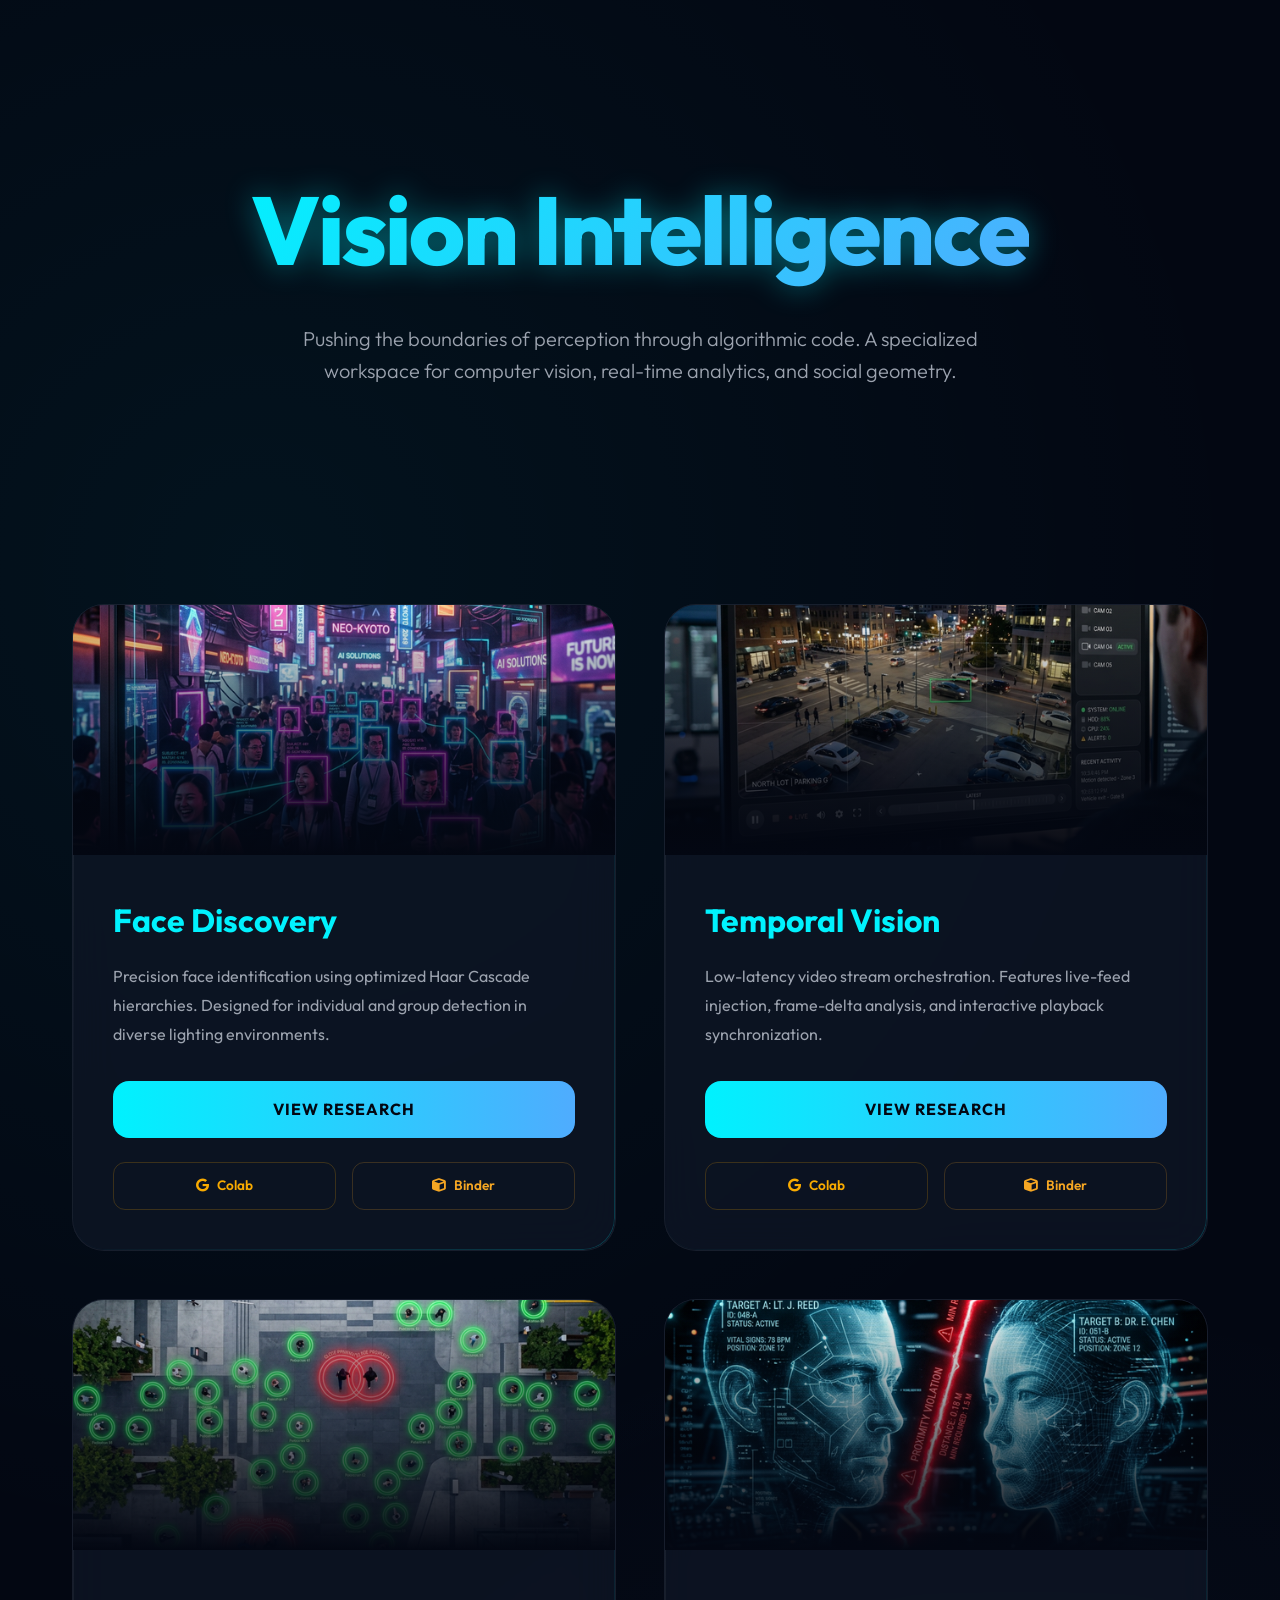
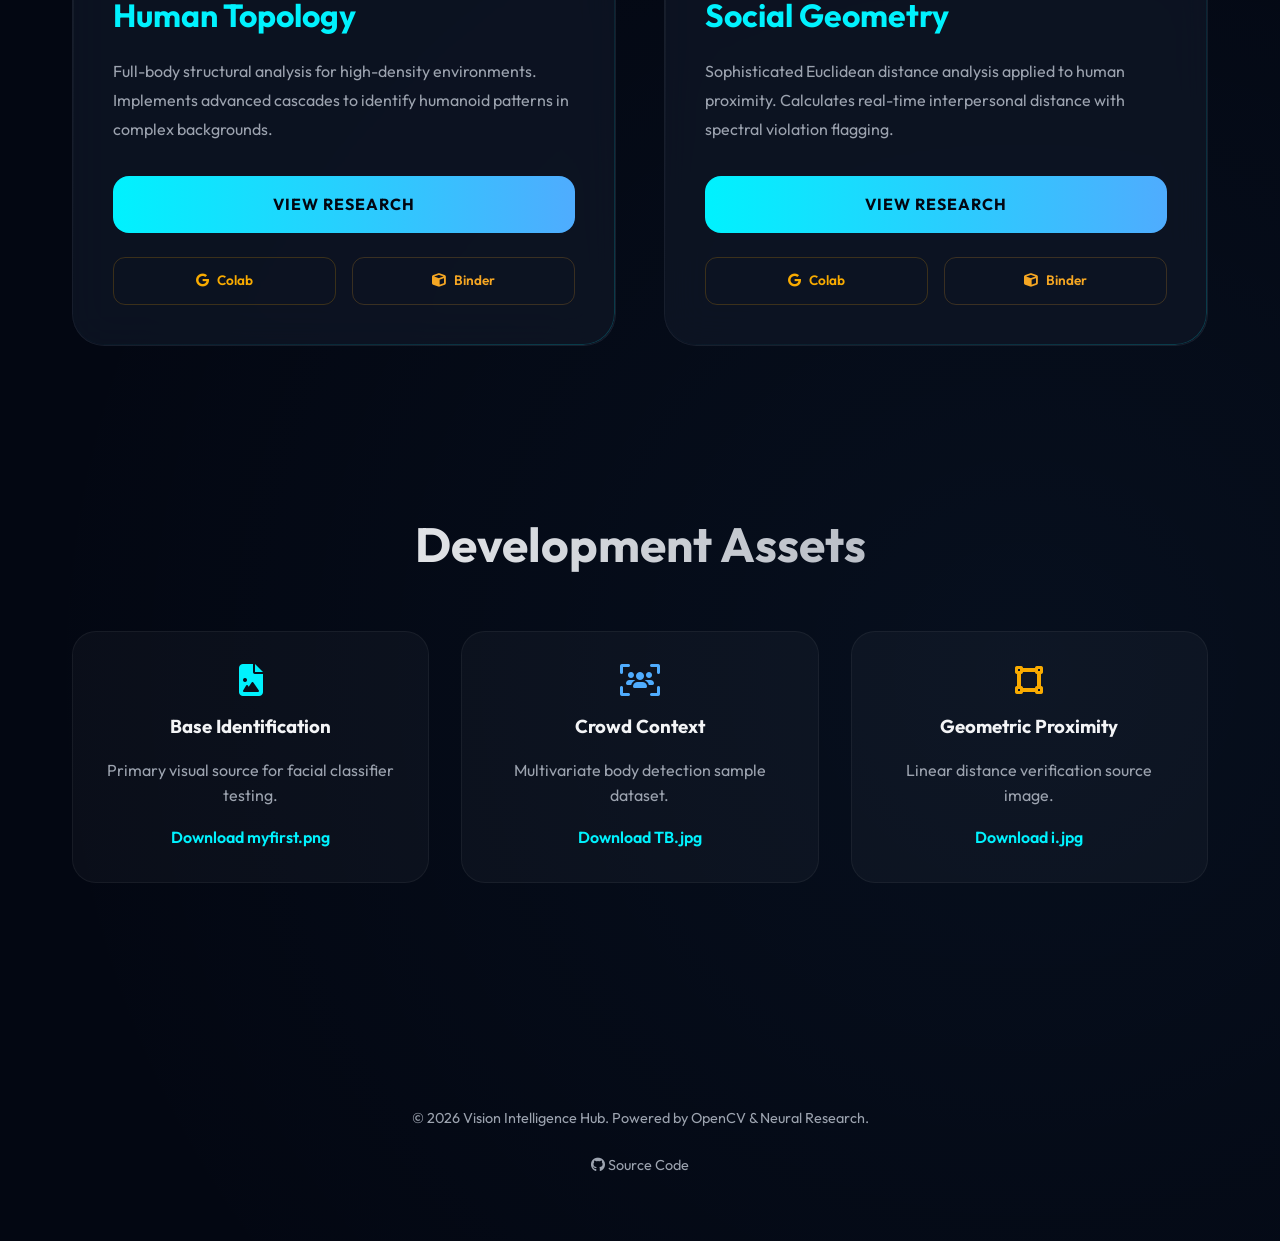
<file: docs/index.html>
<!DOCTYPE html>
<html lang="en">

<head>
    <meta charset="UTF-8">
    <meta name="viewport" content="width=device-width, initial-scale=1.0">
    <title>Vision Intelligence | OpenCV Portfolio</title>
    <meta name="description"
        content="A curated collection of experimental computer vision projects using OpenCV and Python.">

    <link rel="stylesheet" href="style.css">
    <link rel="stylesheet" href="https://cdnjs.cloudflare.com/ajax/libs/font-awesome/6.4.0/css/all.min.css">
</head>

<body>

    <header class="container">
        <h1 class="hero-title">Vision Intelligence</h1>
        <p class="hero-subtitle">Pushing the boundaries of perception through algorithmic code. A specialized workspace
            for computer vision, real-time analytics, and social geometry.</p>
    </header>

    <main class="container">
        <div class="project-grid">

            <!-- Project 1 -->
            <article class="project-card">
                <div class="card-img-wrapper">
                    <img src="assets/face_detection.png" alt="Face Detection" class="card-image">
                    <div class="card-overlay"></div>
                </div>
                <div class="card-content">
                    <h2 class="card-title">Face Discovery</h2>
                    <p class="card-description">Precision face identification using optimized Haar Cascade hierarchies.
                        Designed for individual and group detection in diverse lighting environments.</p>
                    <div class="card-actions">
                        <a href="face-detection.html" class="view-btn">View Research</a>
                        <div class="interactive-group">
                            <a href="https://colab.research.google.com/github/ToshiJain15/opencv/blob/master/face%20detection.ipynb"
                                target="_blank" class="action-btn colab">
                                <i class="fab fa-google"></i> Colab
                            </a>
                            <a href="https://mybinder.org/v2/gh/ToshiJain15/opencv/master?filepath=face%20detection.ipynb"
                                target="_blank" class="action-btn binder">
                                <i class="fas fa-cube"></i> Binder
                            </a>
                        </div>
                    </div>
                </div>
            </article>

            <!-- Project 2 -->
            <article class="project-card">
                <div class="card-img-wrapper">
                    <img src="assets/video_playback.png" alt="Video Analytics" class="card-image">
                    <div class="card-overlay"></div>
                </div>
                <div class="card-content">
                    <h2 class="card-title">Temporal Vision</h2>
                    <p class="card-description">Low-latency video stream orchestration. Features live-feed injection,
                        frame-delta analysis, and interactive playback synchronization.</p>
                    <div class="card-actions">
                        <a href="video-analytics.html" class="view-btn">View Research</a>
                        <div class="interactive-group">
                            <a href="https://colab.research.google.com/github/ToshiJain15/opencv/blob/master/playing%20video.ipynb"
                                target="_blank" class="action-btn colab">
                                <i class="fab fa-google"></i> Colab
                            </a>
                            <a href="https://mybinder.org/v2/gh/ToshiJain15/opencv/master?filepath=playing%20video.ipynb"
                                target="_blank" class="action-btn binder">
                                <i class="fas fa-cube"></i> Binder
                            </a>
                        </div>
                    </div>
                </div>
            </article>

            <!-- Project 3 -->
            <article class="project-card">
                <div class="card-img-wrapper">
                    <img src="assets/social_distancing_body.png" alt="Crowd Analytics" class="card-image">
                    <div class="card-overlay"></div>
                </div>
                <div class="card-content">
                    <h2 class="card-title">Human Topology</h2>
                    <p class="card-description">Full-body structural analysis for high-density environments. Implements
                        advanced cascades to identify humanoid patterns in complex backgrounds.</p>
                    <div class="card-actions">
                        <a href="social-distancing-body.html" class="view-btn">View Research</a>
                        <div class="interactive-group">
                            <a href="https://colab.research.google.com/github/ToshiJain15/opencv/blob/master/social%20distancing%20body.ipynb"
                                target="_blank" class="action-btn colab">
                                <i class="fab fa-google"></i> Colab
                            </a>
                            <a href="https://mybinder.org/v2/gh/ToshiJain15/opencv/master?filepath=social%20distancing%20body.ipynb"
                                target="_blank" class="action-btn binder">
                                <i class="fas fa-cube"></i> Binder
                            </a>
                        </div>
                    </div>
                </div>
            </article>

            <!-- Project 4 -->
            <article class="project-card">
                <div class="card-img-wrapper">
                    <img src="assets/social_distancing_faces.png" alt="Proximity Detection" class="card-image">
                    <div class="card-overlay"></div>
                </div>
                <div class="card-content">
                    <h2 class="card-title">Social Geometry</h2>
                    <p class="card-description">Sophisticated Euclidean distance analysis applied to human proximity.
                        Calculates real-time interpersonal distance with spectral violation flagging.</p>
                    <div class="card-actions">
                        <a href="social-distancing-faces.html" class="view-btn">View Research</a>
                        <div class="interactive-group">
                            <a href="https://colab.research.google.com/github/ToshiJain15/opencv/blob/master/social%20distancing%20faces.ipynb"
                                target="_blank" class="action-btn colab">
                                <i class="fab fa-google"></i> Colab
                            </a>
                            <a href="https://mybinder.org/v2/gh/ToshiJain15/opencv/master?filepath=social%20distancing%20faces.ipynb"
                                target="_blank" class="action-btn binder">
                                <i class="fas fa-cube"></i> Binder
                            </a>
                        </div>
                    </div>
                </div>
            </article>

        </div>
    </main>

    <section class="resources-section">
        <div class="container">
            <h2 class="section-title">Development Assets</h2>
            <div class="resource-grid">
                <div class="resource-card">
                    <i class="fas fa-file-image fa-2x" style="color: var(--primary); margin-bottom: 1rem;"></i>
                    <h3>Base Identification</h3>
                    <p style="color: var(--text-dim); margin-top: 1rem;">Primary visual source for facial classifier
                        testing.</p>
                    <a href="assets/myfirst.png" download class="dl-link">Download myfirst.png</a>
                </div>
                <div class="resource-card">
                    <i class="fas fa-users-viewfinder fa-2x" style="color: var(--secondary); margin-bottom: 1rem;"></i>
                    <h3>Crowd Context</h3>
                    <p style="color: var(--text-dim); margin-top: 1rem;">Multivariate body detection sample dataset.</p>
                    <a href="assets/TB.jpg" download class="dl-link">Download TB.jpg</a>
                </div>
                <div class="resource-card">
                    <i class="fas fa-vector-square fa-2x" style="color: var(--accent); margin-bottom: 1rem;"></i>
                    <h3>Geometric Proximity</h3>
                    <p style="color: var(--text-dim); margin-top: 1rem;">Linear distance verification source image.</p>
                    <a href="assets/i.jpg" download class="dl-link">Download i.jpg</a>
                </div>
            </div>
        </div>
    </section>

    <footer>
        <div class="container">
            <p>&copy; 2026 Vision Intelligence Hub. Powered by OpenCV & Neural Research.</p>
            <div style="margin-top: 1.5rem; display: flex; justify-content: center; gap: 2rem;">
                <a href="https://github.com/ToshiJain15/opencv" target="_blank"
                    style="color: var(--text-dim); text-decoration: none;">
                    <i class="fab fa-github"></i> Source Code
                </a>
            </div>
        </div>
    </footer>

</body>

</html>
</file>
<file: docs/style.css>
@import url('https://fonts.googleapis.com/css2?family=Outfit:wght@300;400;600;800&family=JetBrains+Mono:wght@400;700&display=swap');

:root {
    --primary: #00f2fe;
    --secondary: #4facfe;
    --accent: #f9ab00;
    --bg: #030712;
    --card-bg: rgba(17, 24, 39, 0.7);
    --text: #f3f4f6;
    --text-dim: #9ca3af;
    --glow: rgba(0, 242, 254, 0.4);
}

* {
    margin: 0;
    padding: 0;
    box-sizing: border-box;
}

body {
    font-family: 'Outfit', sans-serif;
    background-color: var(--bg);
    color: var(--text);
    line-height: 1.6;
    overflow-x: hidden;
    background-image:
        radial-gradient(circle at 20% 20%, rgba(0, 242, 254, 0.05) 0%, transparent 40%),
        radial-gradient(circle at 80% 80%, rgba(79, 172, 254, 0.05) 0%, transparent 40%);
}

.container {
    max-width: 1200px;
    margin: 0 auto;
    padding: 0 2rem;
}

/* Header & Hero */
header {
    min-height: 60vh;
    display: flex;
    flex-direction: column;
    justify-content: center;
    align-items: center;
    text-align: center;
    position: relative;
    padding: 4rem 0;
}

.hero-title {
    font-size: clamp(3rem, 8vw, 6rem);
    font-weight: 800;
    letter-spacing: -2px;
    margin-bottom: 1rem;
    background: linear-gradient(135deg, var(--primary), var(--secondary));
    -webkit-background-clip: text;
    background-clip: text;
    -webkit-text-fill-color: transparent;
    filter: drop-shadow(0 0 15px var(--glow));
    animation: titlePulse 4s infinite alternate;
}

@keyframes titlePulse {
    from {
        opacity: 0.8;
        filter: drop-shadow(0 0 10px var(--glow));
    }

    to {
        opacity: 1;
        filter: drop-shadow(0 0 25px var(--glow));
    }
}

.hero-subtitle {
    font-size: 1.25rem;
    color: var(--text-dim);
    max-width: 700px;
    font-weight: 300;
}

/* Grid Layout */
.project-grid {
    display: grid;
    grid-template-columns: repeat(auto-fill, minmax(450px, 1fr));
    gap: 3rem;
    padding: 4rem 0;
}

@media (max-width: 768px) {
    .project-grid {
        grid-template-columns: 1fr;
    }
}

/* Glass Card */
.project-card {
    background: var(--card-bg);
    border-radius: 2rem;
    overflow: hidden;
    backdrop-filter: blur(20px);
    border: 1px solid rgba(255, 255, 255, 0.05);
    transition: all 0.5s cubic-bezier(0.23, 1, 0.32, 1);
    position: relative;
}

.project-card::before {
    content: '';
    position: absolute;
    top: 0;
    left: 0;
    right: 0;
    bottom: 0;
    border-radius: 2rem;
    padding: 1px;
    background: linear-gradient(135deg, rgba(255, 255, 255, 0.1), transparent, rgba(0, 242, 254, 0.2));
    -webkit-mask: linear-gradient(#fff 0 0) content-box, linear-gradient(#fff 0 0);
    mask: linear-gradient(#fff 0 0) content-box, linear-gradient(#fff 0 0);
    -webkit-mask-composite: xor;
    mask-composite: exclude;
}

.project-card:hover {
    transform: translateY(-15px) scale(1.02);
    border-color: rgba(0, 242, 254, 0.3);
    box-shadow: 0 25px 50px -12px rgba(0, 0, 0, 0.5);
    background: rgba(17, 24, 39, 0.9);
}

.card-img-wrapper {
    position: relative;
    height: 250px;
    overflow: hidden;
}

.card-image {
    width: 100%;
    height: 100%;
    object-fit: cover;
    transition: transform 0.8s cubic-bezier(0.23, 1, 0.32, 1);
}

.project-card:hover .card-image {
    transform: scale(1.1);
}

.card-overlay {
    position: absolute;
    inset: 0;
    background: linear-gradient(to top, var(--bg), transparent);
}

.card-content {
    padding: 2.5rem;
}

.card-title {
    font-size: 2rem;
    font-weight: 700;
    margin-bottom: 1rem;
    color: var(--primary);
}

.card-description {
    color: var(--text-dim);
    margin-bottom: 2rem;
    font-size: 1rem;
    line-height: 1.8;
}

.card-actions {
    display: flex;
    flex-direction: column;
    gap: 1.5rem;
}

/* Buttons */
.view-btn {
    display: flex;
    justify-content: center;
    align-items: center;
    padding: 1rem 2rem;
    background: linear-gradient(90deg, var(--primary), var(--secondary));
    color: var(--bg);
    text-decoration: none;
    border-radius: 1rem;
    font-weight: 700;
    text-transform: uppercase;
    letter-spacing: 1px;
    transition: all 0.3s ease;
}

.view-btn:hover {
    filter: brightness(1.1);
    box-shadow: 0 0 20px var(--glow);
    transform: scale(1.02);
}

.interactive-group {
    display: flex;
    gap: 1rem;
}

.action-btn {
    flex: 1;
    display: flex;
    align-items: center;
    justify-content: center;
    gap: 0.5rem;
    padding: 0.75rem;
    border-radius: 0.75rem;
    text-decoration: none;
    font-weight: 600;
    font-size: 0.85rem;
    transition: all 0.3s ease;
    border: 1px solid rgba(255, 255, 255, 0.1);
    color: var(--text-dim);
}

.colab {
    color: #f9ab00;
    border-color: rgba(249, 171, 0, 0.2);
}

.colab:hover {
    background: #f9ab00;
    color: #fff;
}

.binder {
    color: #f5a623;
    border-color: rgba(245, 166, 35, 0.2);
}

.binder:hover {
    background: #f5a623;
    color: #fff;
}

/* Resources Section */
.resources-section {
    padding: 6rem 0;
}

.section-title {
    font-size: 3rem;
    margin-bottom: 3rem;
    text-align: center;
    background: linear-gradient(to right, #fff, var(--text-dim));
    -webkit-background-clip: text;
    background-clip: text;
    -webkit-text-fill-color: transparent;
}

.resource-grid {
    display: grid;
    grid-template-columns: repeat(auto-fit, minmax(280px, 1fr));
    gap: 2rem;
}

.resource-card {
    background: rgba(255, 255, 255, 0.03);
    padding: 2rem;
    border-radius: 1.5rem;
    text-align: center;
    border: 1px solid rgba(255, 255, 255, 0.05);
}

.dl-link {
    display: block;
    margin-top: 1rem;
    color: var(--primary);
    text-decoration: none;
    font-weight: 600;
}

/* Footer */
footer {
    padding: 8rem 0 4rem;
    text-align: center;
    color: var(--text-dim);
    font-size: 0.9rem;
}
</file>
